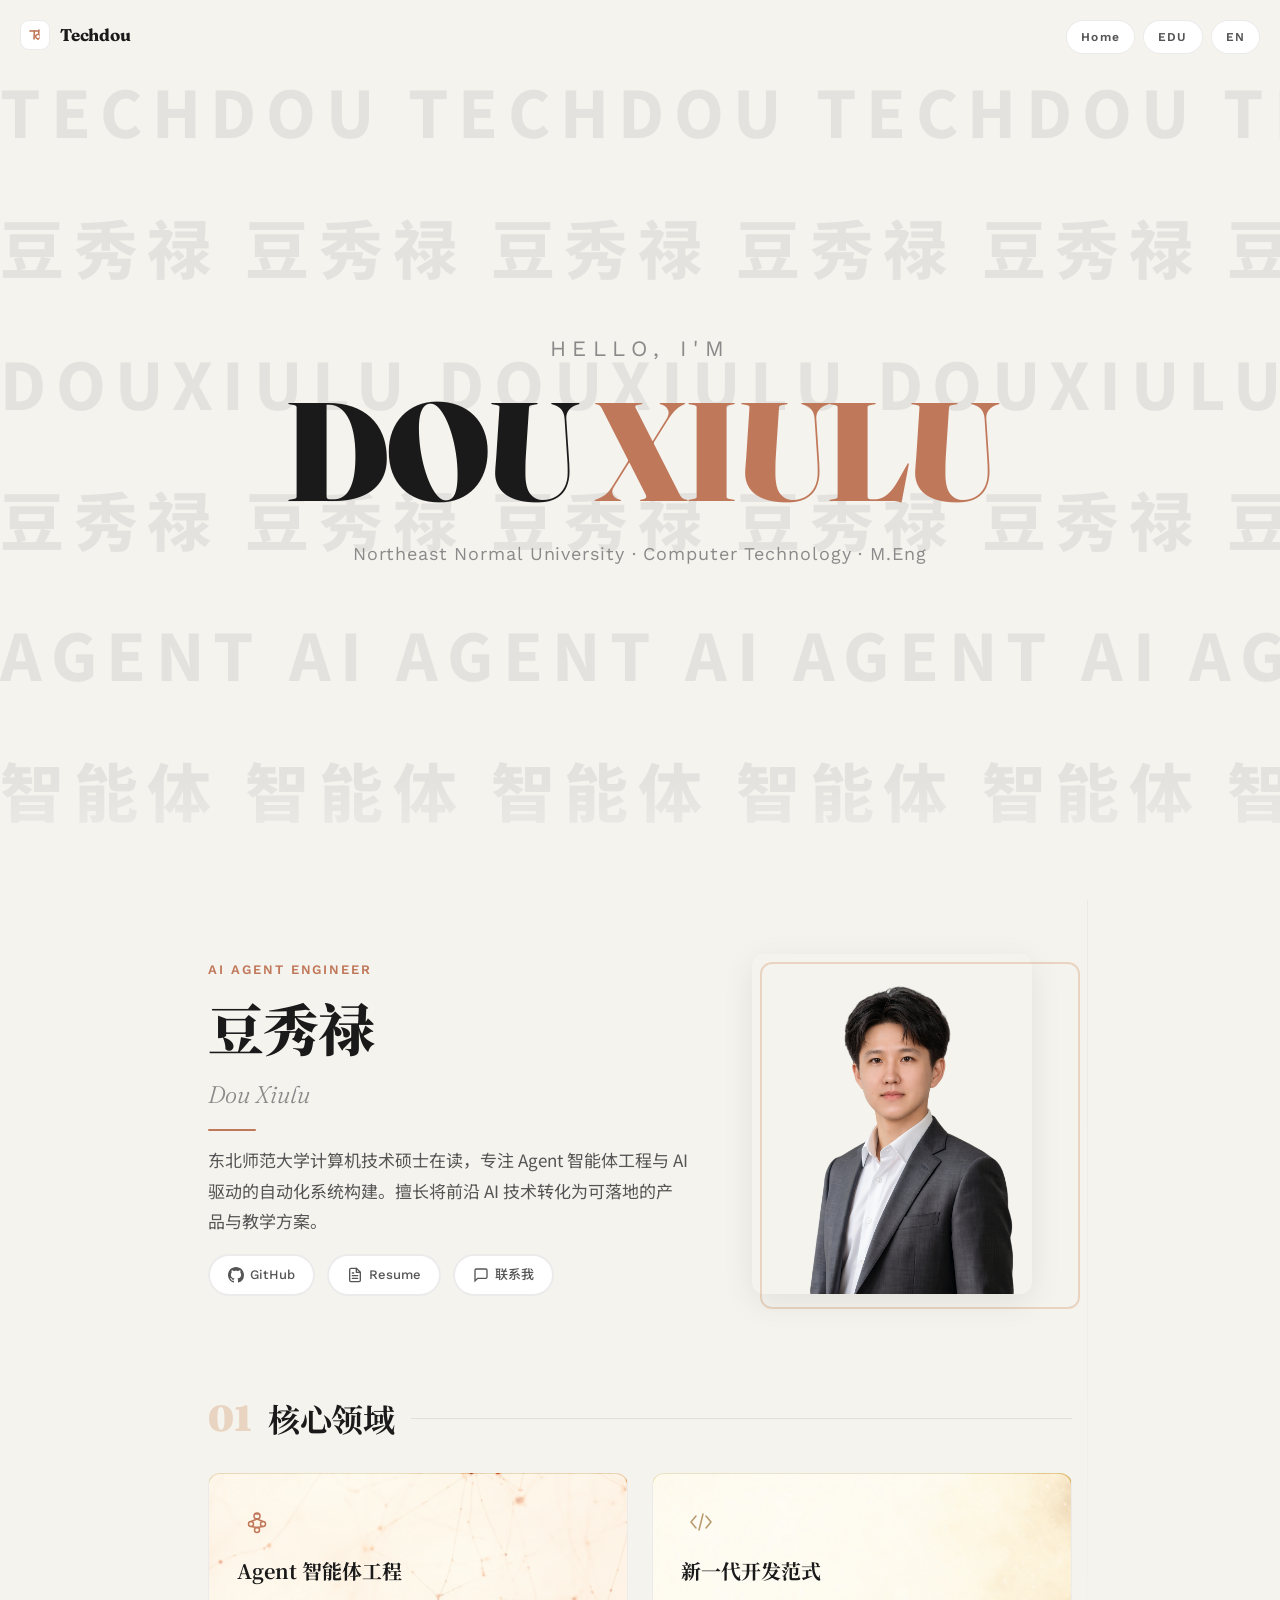
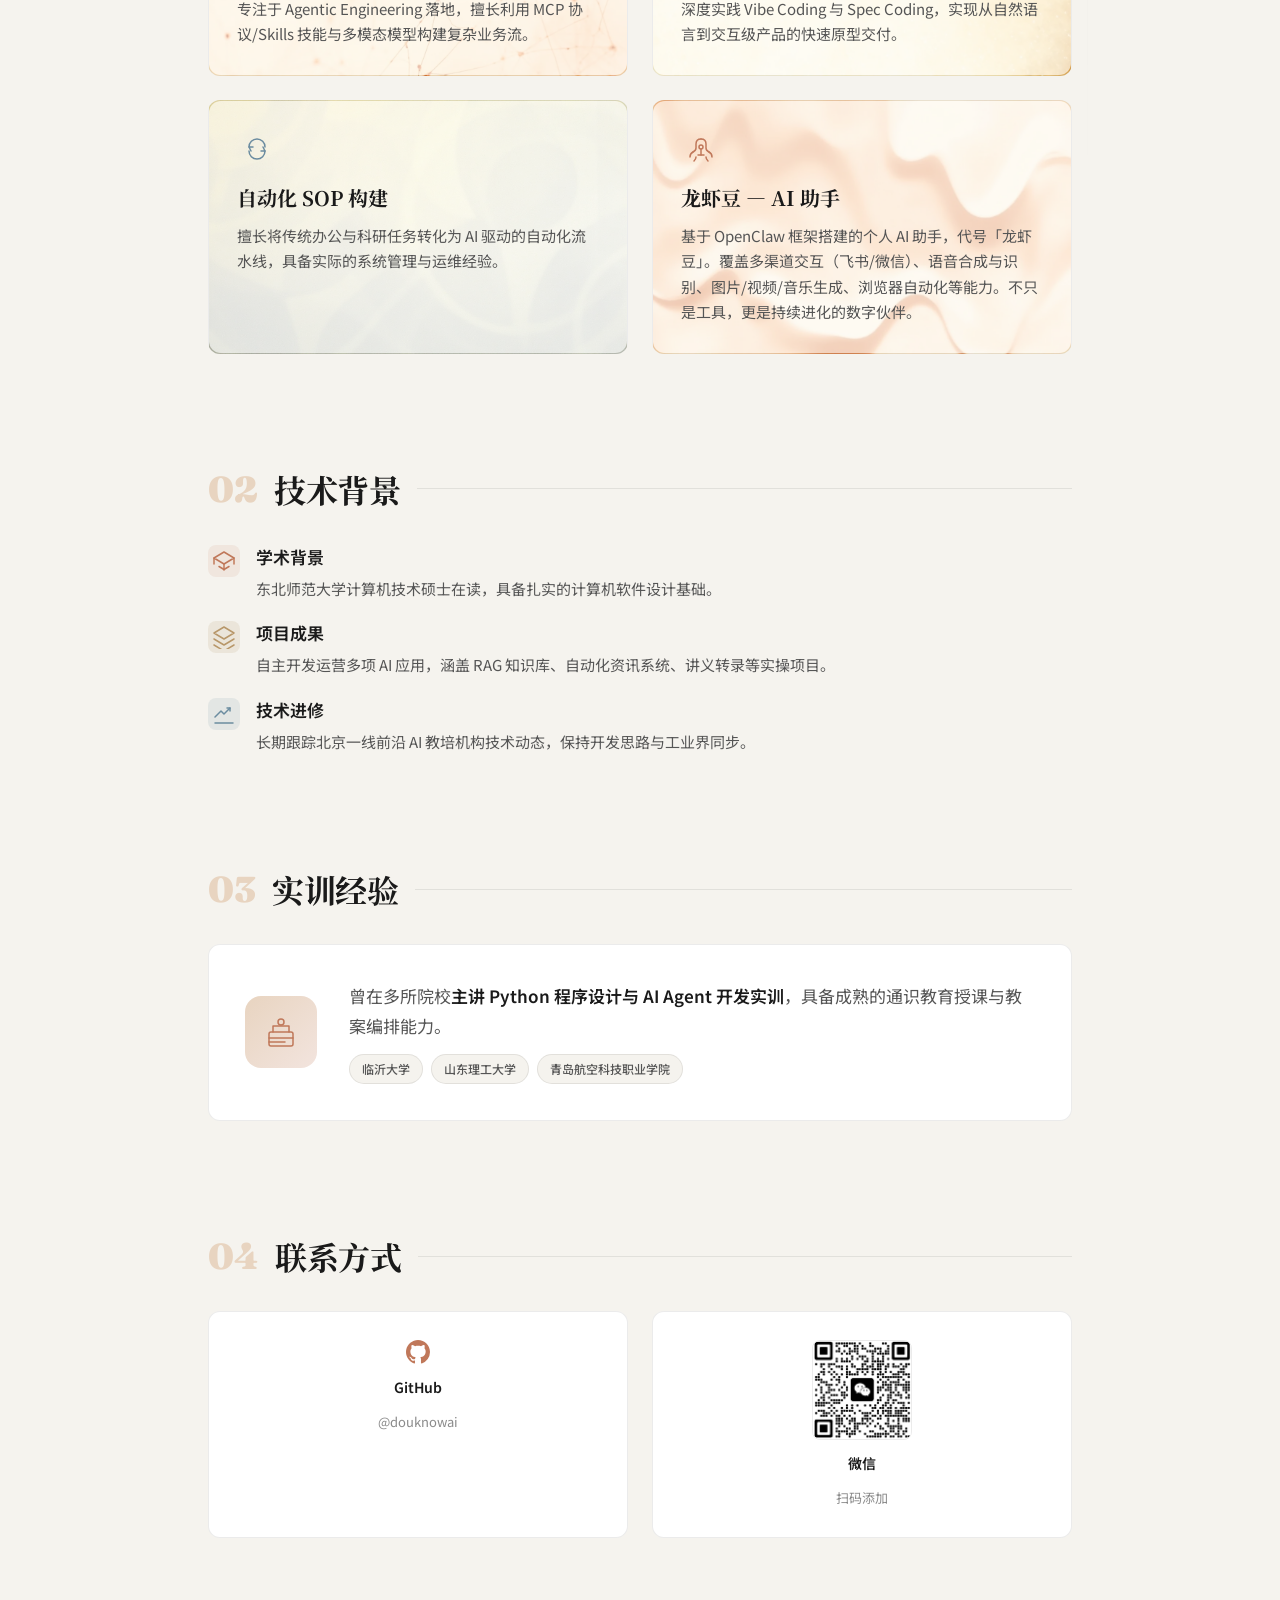
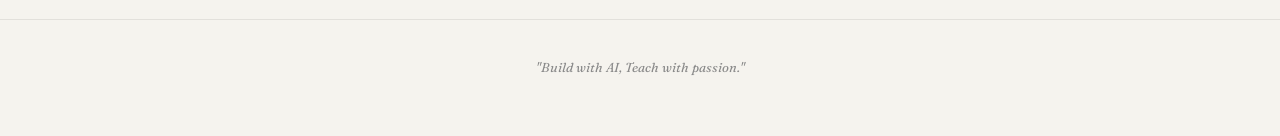
<file: resume.html>
<!DOCTYPE html>
<html lang="zh-CN">
<head>
    <meta charset="UTF-8">
    <meta name="viewport" content="width=device-width, initial-scale=1.0">
    <title>豆秀禄 | AI Agent Engineer</title>
    <link rel="icon" type="image/svg+xml" href="assets/logo.svg">
    <link rel="apple-touch-icon" href="assets/logo.svg">
    <link rel="preconnect" href="https://fonts.googleapis.com">
    <link rel="preconnect" href="https://fonts.gstatic.com" crossorigin>
    <link href="https://fonts.googleapis.com/css2?family=Fraunces:ital,opsz,wght@0,9..144,300;0,9..144,500;0,9..144,700;0,9..144,900;1,9..144,400&family=Work+Sans:wght@300;400;500;600&family=Noto+Serif+SC:wght@400;600;700;900&family=Noto+Sans+SC:wght@300;400;500;700&display=swap" rel="stylesheet">
    <link rel="stylesheet" href="css/common.css">
    <style>

        /* === BACKGROUND DECORATIONS === */
        .bg-decoration {
            position: fixed;
            pointer-events: none;
            z-index: 0;
        }
        .bg-circle {
            width: 500px; height: 500px;
            border-radius: 50%;
            border: 1px solid rgba(0,0,0,0.04);
            top: -100px; right: -100px;
        }
        .bg-line {
            width: 1px; height: 200vh;
            background: linear-gradient(to bottom, transparent, rgba(0,0,0,0.04), transparent);
            right: 15%; top: 0;
        }
        .bg-dot {
            width: 8px; height: 8px;
            border-radius: 50%;
            background: var(--accent-warm);
        }
        .bg-dot-1 { top: 30%; left: 8%; }
        .bg-dot-2 { top: 60%; right: 10%; }
        .bg-geo {
            top: 20%; left: 5%;
            width: 60px; height: 60px;
            border: 1px solid rgba(0,0,0,0.06);
            border-radius: 50%;
        }

        /* === LAYOUT === */
        .container {
            max-width: 960px;
            margin: 0 auto;
            padding: 0 clamp(20px, 5vw, 48px);
            position: relative;
            z-index: 1;
        }

        /* === HERO (Spotlight Style) === */
        .hero {
            position: relative;
            min-height: 100vh;
            overflow: hidden;
            background: var(--bg-cream);
            cursor: none;
            display: flex;
            align-items: center;
            justify-content: center;
        }



        /* Scrolling text pattern */
        .hero-pattern {
            position: absolute;
            inset: 0;
            display: flex;
            flex-direction: column;
            justify-content: center;
            align-items: center;
            gap: clamp(16px, 3vh, 32px);
            overflow: hidden;
            opacity: 0.07;
            pointer-events: none;
            z-index: 1;
        }

        .hero-pattern-row {
            white-space: nowrap;
            width: 100%;
            font-size: clamp(32px, 5vw, 64px);
            font-weight: 800;
            letter-spacing: 0.15em;
            color: var(--text-primary);
        }

        @keyframes scroll-left {
            from { transform: translateX(0); }
            to { transform: translateX(-50%); }
        }
        @keyframes scroll-right {
            from { transform: translateX(-50%); }
            to { transform: translateX(0); }
        }
        .scroll-left { animation: scroll-left 40s linear infinite; }
        .scroll-right { animation: scroll-right 40s linear infinite; }

        /* Text layer */
        .hero-text-layer {
            position: absolute;
            inset: 0;
            display: flex;
            flex-direction: column;
            align-items: center;
            justify-content: center;
            pointer-events: none;
            z-index: 2;
        }

        .hero-greeting {
            font-family: var(--font-body);
            font-size: clamp(16px, 2.2vw, 22px);
            font-weight: 400;
            letter-spacing: 0.3em;
            color: var(--text-muted);
            margin-bottom: clamp(8px, 1.5vh, 16px);
        }

        .hero-main-text {
            font-family: var(--font-display);
            font-size: clamp(64px, 11vw, 140px);
            font-weight: 900;
            line-height: 1;
            letter-spacing: -0.03em;
            color: var(--text-primary);
            margin-bottom: clamp(12px, 2vh, 24px);
        }

        .hero-accent {
            color: var(--accent-terracotta);
        }

        .hero-subtitle {
            font-family: var(--font-body);
            font-size: clamp(14px, 1.5vw, 18px);
            font-weight: 400;
            color: var(--text-muted);
            letter-spacing: 0.05em;
        }

        /* Spotlight layer */
        .hero-spotlight {
            position: absolute;
            inset: 0;
            pointer-events: none;
            z-index: 3;
            clip-path: circle(0px at -1000px -1000px);
            transition: clip-path 0.08s ease-out;
        }

        .hero-spotlight-bg {
            position: absolute;
            inset: 0;
            background: #1a1a1a;
        }

        .hero-spotlight-pattern {
            position: absolute;
            inset: 0;
            display: flex;
            flex-direction: column;
            justify-content: center;
            align-items: center;
            gap: clamp(16px, 3vh, 32px);
            overflow: hidden;
            opacity: 0.12;
        }

        .hero-spotlight-pattern .hero-pattern-row {
            color: rgba(255,255,255,0.3);
        }

        .hero-spotlight-text {
            position: absolute;
            inset: 0;
            display: flex;
            flex-direction: column;
            align-items: center;
            justify-content: center;
        }

        .hero-spotlight-text .hero-greeting {
            color: rgba(255,255,255,0.6);
        }
        .hero-spotlight-text .hero-main-text {
            color: #ffffff;
        }
        .hero-spotlight-text .hero-accent {
            color: var(--accent-warm);
        }
        .hero-spotlight-text .hero-subtitle {
            color: rgba(255,255,255,0.5);
        }

        /* Custom cursor */
        .hero-cursor {
            position: fixed;
            width: 12px; height: 12px;
            background: white;
            border-radius: 50%;
            pointer-events: none;
            z-index: 100;
            mix-blend-mode: difference;
            opacity: 0;
            transition: opacity 0.1s ease-out;
        }

        /* Bottom fade */
        .hero-fade {
            position: absolute;
            bottom: 0; left: 0; right: 0;
            height: 120px;
            background: linear-gradient(to top, var(--bg-cream), transparent);
            pointer-events: none;
            z-index: 4;
        }

        /* === PROFILE SECTION === */
        .profile-section { padding: clamp(48px, 6vh, 80px) 0 clamp(32px, 4vh, 48px); }
        .profile-grid { display: grid; grid-template-columns: auto 1fr; gap: clamp(32px, 5vw, 64px); align-items: center; }
        .profile-photo-wrap { position: relative; }
        .profile-photo { width: clamp(200px, 24vw, 280px); height: clamp(240px, 29vw, 340px); object-fit: cover; object-position: top; border-radius: var(--radius); box-shadow: var(--shadow-lg); }
        .profile-photo-frame { position: absolute; inset: 8px -8px -8px 8px; border: 2px solid var(--accent-warm); border-radius: var(--radius); z-index: -1; }
        .profile-text { display: flex; flex-direction: column; gap: clamp(10px, 1.5vh, 16px); }
        .profile-label { font-family: var(--font-body); font-size: clamp(11px, 1.2vw, 13px); font-weight: 600; letter-spacing: 0.15em; text-transform: uppercase; color: var(--accent-terracotta); }
        .profile-name { font-family: var(--font-cn-display); font-size: clamp(40px, 5vw, 56px); font-weight: 900; line-height: 1.2; letter-spacing: -0.02em; }
        .profile-name-en { font-family: var(--font-display); font-size: clamp(18px, 2vw, 24px); font-weight: 300; font-style: italic; color: var(--text-muted); }
        .profile-divider { width: 48px; height: 2px; background: var(--accent-terracotta); border-radius: 1px; }
        .profile-bio { font-size: clamp(15px, 1.4vw, 17px); color: var(--text-secondary); max-width: 480px; line-height: 1.8; }
        .profile-links { display: flex; gap: 12px; margin-top: 4px; }
        .profile-link { display: inline-flex; align-items: center; gap: 6px; padding: 8px 18px; border-radius: 100px; font-family: var(--font-body); font-size: 13px; font-weight: 500; text-decoration: none; transition: all 0.3s var(--ease); border: 2px solid var(--border-color); color: var(--text-secondary); background: var(--bg-card); }
        .profile-link:hover { border-color: var(--accent-terracotta); color: var(--accent-terracotta); transform: translateY(-1px); box-shadow: var(--shadow-sm); }
        .domain-icon svg { width: 32px; height: 32px; }
        .tech-marker svg { width: 24px; height: 24px; }
        .training-icon-wrap svg { width: 40px; height: 40px; }
        @media (max-width: 700px) { .profile-grid { grid-template-columns: 1fr; text-align: center; justify-items: center; } .profile-links { justify-content: center; } }

        /* === SECTIONS === */
        .section {
            padding: clamp(48px, 6vh, 80px) 0;
        }

        .section-header {
            display: flex;
            align-items: center;
            gap: 16px;
            margin-bottom: clamp(24px, 3vh, 36px);
        }

        .section-number {
            font-family: var(--font-display);
            font-size: clamp(28px, 3vw, 36px);
            font-weight: 900;
            color: var(--accent-warm);
            line-height: 1;
        }

        .section-title {
            font-family: var(--font-cn-display);
            font-size: clamp(24px, 2.8vw, 32px);
            font-weight: 700;
            color: var(--text-primary);
            letter-spacing: -0.01em;
        }

        .section-line {
            flex: 1;
            height: 1px;
            background: var(--border-color);
        }

        /* === CORE DOMAINS === */
        .domains-grid {
            display: grid;
            grid-template-columns: repeat(auto-fit, minmax(min(100%, 280px), 1fr));
            gap: clamp(16px, 2vw, 24px);
        }

        .domain-card {
            padding: clamp(20px, 2.5vw, 28px);
            background: var(--bg-card);
            border-radius: var(--radius);
            border: 1px solid var(--border-color);
            transition: all 0.3s var(--ease);
            position: relative;
            overflow: hidden;
            background-size: cover;
            background-position: center;
            background-repeat: no-repeat;
        }

        .domain-card::before {
            content: '';
            position: absolute;
            top: 0; left: 0;
            width: 4px; height: 100%;
            background: var(--accent-terracotta);
            opacity: 0;
            transition: opacity 0.3s var(--ease);
        }

        .domain-card:hover {
            box-shadow: var(--shadow-md);
            transform: translateY(-2px);
        }

        .domain-card:hover::before { opacity: 1; }

        .domain-icon {
            font-size: 28px;
            margin-bottom: 12px;
            display: flex;
            align-items: center;
            justify-content: center;
            width: 40px;
            height: 40px;
        }

        .domain-card::after {
            content: '';
            position: absolute;
            inset: 0;
            background: rgba(255,255,255,0.60);
            border-radius: var(--radius);
            z-index: 0;
        }
        .domain-card > * { position: relative; z-index: 1; }
        .domain-card:nth-child(1) { background-image: url('assets/domain-bg-agent.webp'); }
        .domain-card:nth-child(2) { background-image: url('assets/domain-bg-coding.webp'); }
        .domain-card:nth-child(3) { background-image: url('assets/domain-bg-automation.webp'); }
        .domain-card:nth-child(4) { background-image: url('assets/domain-bg-lobster.webp'); }

        .domain-title {
            font-family: var(--font-cn-display);
            font-size: clamp(18px, 1.8vw, 20px);
            font-weight: 700;
            margin-bottom: 8px;
            color: var(--text-primary);
        }

        .domain-desc {
            font-size: clamp(14px, 1.4vw, 15px);
            color: var(--text-secondary);
            line-height: 1.7;
        }

        /* === TECH BACKGROUND === */
        .tech-list {
            display: flex;
            flex-direction: column;
            gap: clamp(16px, 2vh, 24px);
        }

        .tech-item {
            display: flex;
            gap: 16px;
            align-items: flex-start;
        }

        .tech-marker {
            flex-shrink: 0;
            width: 32px; height: 32px;
            border-radius: 8px;
            display: flex;
            align-items: center;
            justify-content: center;
            font-size: 14px;
            margin-top: 2px;
        }

        .tech-marker-1 { background: rgba(192, 120, 90, 0.1); }
        .tech-marker-2 { background: rgba(184, 151, 106, 0.15); }
        .tech-marker-3 { background: rgba(100, 140, 160, 0.12); }

        .tech-title {
            font-family: var(--font-cn-body);
            font-size: clamp(16px, 1.5vw, 17px);
            font-weight: 600;
            color: var(--text-primary);
            margin-bottom: 4px;
        }

        .tech-desc {
            font-size: clamp(14px, 1.4vw, 15px);
            color: var(--text-secondary);
            line-height: 1.7;
        }

        /* === TRAINING === */
        .training-card {
            background: var(--bg-card);
            border-radius: var(--radius);
            padding: clamp(24px, 3vw, 36px);
            border: 1px solid var(--border-color);
            display: flex;
            gap: clamp(20px, 3vw, 32px);
            align-items: center;
        }

        .training-icon-wrap {
            flex-shrink: 0;
            width: 72px; height: 72px;
            border-radius: 16px;
            background: linear-gradient(135deg, var(--accent-warm), rgba(192, 120, 90, 0.2));
            display: flex;
            align-items: center;
            justify-content: center;
            font-size: 32px;
        }

        .training-text {
            font-size: clamp(15px, 1.5vw, 17px);
            color: var(--text-secondary);
            line-height: 1.8;
        }

        .training-text strong {
            color: var(--text-primary);
            font-weight: 600;
        }

        .training-schools {
            display: flex;
            flex-wrap: wrap;
            gap: 8px;
            margin-top: 12px;
        }

        .school-tag {
            display: inline-flex;
            align-items: center;
            gap: 4px;
            padding: 4px 12px;
            border-radius: 100px;
            font-size: 12px;
            font-weight: 500;
            border: 1px solid var(--border-color);
            background: var(--bg-cream);
            color: var(--text-secondary);
        }

        /* === CONTACT === */
        .contact-grid {
            display: grid;
            grid-template-columns: repeat(auto-fit, minmax(min(100%, 200px), 1fr));
            gap: clamp(16px, 2vw, 24px);
        }

        .contact-card {
            display: flex;
            flex-direction: column;
            align-items: center;
            gap: 12px;
            padding: clamp(20px, 2.5vw, 28px);
            background: var(--bg-card);
            border-radius: var(--radius);
            border: 1px solid var(--border-color);
            text-decoration: none;
            transition: all 0.3s var(--ease);
        }

        .contact-card:hover {
            box-shadow: var(--shadow-md);
            transform: translateY(-2px);
        }

        .contact-card svg {
            width: 24px; height: 24px;
            color: var(--accent-terracotta);
        }

        .contact-label {
            font-family: var(--font-cn-body);
            font-size: 14px;
            font-weight: 600;
            color: var(--text-primary);
        }

        .contact-value {
            font-size: 13px;
            color: var(--text-muted);
        }

        .wechat-qr {
            width: 100px; height: 100px;
            border-radius: 8px;
            object-fit: cover;
            border: 1px solid var(--border-color);
        }

        /* === FOOTER === */
        .footer {
            padding: clamp(32px, 4vh, 48px) 0;
            text-align: center;
            border-top: 1px solid var(--border-color);
            margin-top: clamp(24px, 3vh, 48px);
        }

        .footer-text {
            font-family: var(--font-display);
            font-size: 13px;
            font-style: italic;
            color: var(--text-muted);
        }

        .footer-geo {
            display: flex;
            justify-content: center;
            align-items: center;
            gap: 16px;
            margin-top: 16px;
        }

        .footer-geo span {
            display: block;
        }

        .footer-geo .circle {
            width: 6px; height: 6px;
            border-radius: 50%;
            background: var(--accent-warm);
        }

        .footer-geo .line {
            width: 48px; height: 1px;
            background: var(--border-color);
        }

        /* === SCROLL ANIMATIONS === */
        .reveal {
            opacity: 0;
            transform: translateY(24px);
            transition: opacity 0.6s var(--ease), transform 0.6s var(--ease);
        }

        .reveal.visible {
            opacity: 1;
            transform: translateY(0);
        }

        .reveal-d1 { transition-delay: 0.1s; }
        .reveal-d2 { transition-delay: 0.2s; }
        .reveal-d3 { transition-delay: 0.3s; }

        /* === RESPONSIVE === */
        @media (max-width: 700px) {
            .training-card { flex-direction: column; text-align: center; }
            .training-schools { justify-content: center; }
        }

        /* Hide mobile Chinese on desktop */
        .hero-mobile-cn {
            display: none;
        }

        .brand {
            position: fixed;
            top: 20px;
            left: 20px;
            z-index: 1000;
            display: flex;
            align-items: center;
            gap: 10px;
            text-decoration: none;
            color: var(--text-primary);
        }
        .brand-mark {
            width: 30px;
            height: 30px;
            border-radius: 9px;
            background: var(--bg-card);
            border: 1.5px solid var(--border-color);
            display: grid;
            place-items: center;
            color: var(--accent-terracotta);
            transition: all 0.3s var(--ease);
        }
        .brand-mark svg { width: 20px; height: 20px; }
        .brand-name {
            font-family: var(--font-display);
            font-size: 17px;
            font-weight: 700;
            letter-spacing: -0.01em;
        }
        .brand:hover .brand-mark {
            border-color: var(--accent-terracotta);
            transform: translateY(-1px);
        }

        .top-nav {
            position: fixed;
            top: 20px;
            right: 20px;
            z-index: 1000;
            display: flex;
            gap: 8px;
        }

        .nav-pill {
            padding: 6px 14px;
            border-radius: 100px;
            border: 1.5px solid var(--border-color);
            background: var(--bg-card);
            font-family: var(--font-body);
            font-size: 12px;
            font-weight: 600;
            letter-spacing: 0.1em;
            color: var(--text-secondary);
            cursor: pointer;
            transition: all 0.3s var(--ease);
        }
        .nav-pill:hover {
            border-color: var(--accent-terracotta);
            color: var(--accent-terracotta);
        }

        @media (max-width: 768px) {
            .hero-spotlight { display: none !important; }
            .hero-cursor { display: none !important; }
            .hero-text-layer { position: relative !important; display: flex !important; flex-direction: column; gap: 32px; }
            .hero-text-layer .hero-main-text { font-size: clamp(36px, 12vw, 64px); }
            .hero-mobile-cn { display: block !important; text-align: center; }
            .hero-mobile-cn .hero-greeting { color: var(--text-muted); font-size: clamp(12px, 3vw, 16px); }
            .hero { display: none !important; }
            .hero-mobile-cn .hero-main-text { color: var(--text-primary); font-size: clamp(42px, 13vw, 72px); }
            .hero-mobile-cn .hero-accent { color: var(--accent-terracotta); }
            .hero-mobile-cn .hero-subtitle { color: var(--text-muted); font-size: clamp(12px, 3vw, 14px); }
        }

        @media (prefers-reduced-motion: reduce) {
            .reveal { opacity: 1; transform: none; transition: none; }
            * { transition-duration: 0.01ms !important; animation-duration: 0.01ms !important; }
        }
    </style>
</head>
<body>

<!-- Top Navigation -->
<a href="index.html" class="brand" aria-label="Techdou home">
    <span class="brand-mark">
        <svg viewBox="0 0 100 100" aria-hidden="true" fill="currentColor">
            <g transform="translate(6 0)">
                <path d="M16 26 H64 V34 H16 Z"/>
                <path d="M37 26 L45 26 L43 72 L35 72 Z"/>
                <path d="M60 22 L68 22 L64 74 L56 74 Z"/>
                <path d="M60 44 Q44 44 44 58 Q44 72 58 72 Q68 72 68 62 L68 56 Q68 44 60 44 Z"/>
                <circle cx="59" cy="58" r="7.5" fill="#fff"/>
            </g>
        </svg>
    </span>
    <span class="brand-name">Techdou</span>
</a>
<div class="top-nav">
    <a href="index.html" class="nav-pill" style="text-decoration:none;">Home</a>
    <a href="https://edu.techdou.com" target="_blank" class="nav-pill" style="text-decoration:none;">EDU</a>
    <button class="nav-pill" id="langSwitch" onclick="toggleLang()">EN</button>
</div>

<!-- Background Decorations -->
<div class="bg-decoration bg-circle"></div>
<div class="bg-decoration bg-line"></div>
<div class="bg-decoration bg-dot bg-dot-1"></div>
<div class="bg-decoration bg-dot bg-dot-2"></div>
<div class="bg-decoration bg-geo"></div>

<!-- Hero -->
<section class="hero" id="hero">
        <!-- Layer 1: Background scrolling text pattern -->
        <div class="hero-pattern">
            <div class="hero-pattern-row scroll-left">TECHDOU TECHDOU TECHDOU TECHDOU TECHDOU TECHDOU TECHDOU TECHDOU TECHDOU TECHDOU TECHDOU TECHDOU TECHDOU TECHDOU TECHDOU</div>
            <div class="hero-pattern-row scroll-right">豆秀禄 豆秀禄 豆秀禄 豆秀禄 豆秀禄 豆秀禄 豆秀禄 豆秀禄 豆秀禄 豆秀禄 豆秀禄 豆秀禄 豆秀禄 豆秀禄</div>
            <div class="hero-pattern-row scroll-left">DOUXIULU DOUXIULU DOUXIULU DOUXIULU DOUXIULU DOUXIULU DOUXIULU DOUXIULU DOUXIULU DOUXIULU</div>
            <div class="hero-pattern-row scroll-right">豆秀禄 豆秀禄 豆秀禄 豆秀禄 豆秀禄 豆秀禄 豆秀禄 豆秀禄 豆秀禄 豆秀禄 豆秀禄 豆秀禄 豆秀禄 豆秀禄</div>
            <div class="hero-pattern-row scroll-left">AGENT AI AGENT AI AGENT AI AGENT AI AGENT AI AGENT AI AGENT AI AGENT AI AGENT AI AGENT AI AGENT AI AGENT AI</div>
            <div class="hero-pattern-row scroll-right">智能体 智能体 智能体 智能体 智能体 智能体 智能体 智能体 智能体 智能体 智能体 智能体 智能体 智能体 智能体</div>
        </div>

        <!-- Layer 2: English text (default visible) -->
        <div class="hero-text-layer">
            <p class="hero-greeting">HELLO, I'M</p>
            <h1 class="hero-main-text">DOU <span class="hero-accent">XIULU</span></h1>
            <p class="hero-subtitle">Northeast Normal University · Computer Technology · M.Eng</p>
        </div>

        <!-- Layer 3: Spotlight with Chinese content -->
        <div class="hero-spotlight" id="heroSpotlight">
            <div class="hero-spotlight-bg"></div>
            <div class="hero-spotlight-pattern">
                <div class="hero-pattern-row scroll-left">TECHDOU TECHDOU TECHDOU TECHDOU TECHDOU TECHDOU TECHDOU TECHDOU TECHDOU TECHDOU TECHDOU TECHDOU TECHDOU TECHDOU</div>
                <div class="hero-pattern-row scroll-right">豆秀禄 豆秀禄 豆秀禄 豆秀禄 豆秀禄 豆秀禄 豆秀禄 豆秀禄 豆秀禄 豆秀禄 豆秀禄 豆秀禄 豆秀禄 豆秀禄</div>
                <div class="hero-pattern-row scroll-left">DOUXIULU DOUXIULU DOUXIULU DOUXIULU DOUXIULU DOUXIULU DOUXIULU DOUXIULU DOUXIULU DOUXIULU</div>
                <div class="hero-pattern-row scroll-right">豆秀禄 豆秀禄 豆秀禄 豆秀禄 豆秀禄 豆秀禄 豆秀禄 豆秀禄 豆秀禄 豆秀禄 豆秀禄 豆秀禄 豆秀禄 豆秀禄</div>
                <div class="hero-pattern-row scroll-left">AGENT AI AGENT AI AGENT AI AGENT AI AGENT AI AGENT AI AGENT AI AGENT AI AGENT AI AGENT AI AGENT AI AGENT AI</div>
                <div class="hero-pattern-row scroll-right">智能体 智能体 智能体 智能体 智能体 智能体 智能体 智能体 智能体 智能体 智能体 智能体 智能体 智能体 智能体</div>
            </div>
            <div class="hero-spotlight-text">
                <p class="hero-greeting">你好，我是</p>
                <h1 class="hero-main-text">豆<span class="hero-accent">秀禄</span></h1>
                <p class="hero-subtitle">东北师范大学 · 计算机技术 · 硕士在读</p>
            </div>
        </div>

        <!-- Custom cursor -->
        <div class="hero-cursor" id="heroCursor"></div>

        <!-- Bottom gradient fade -->
        <div class="hero-fade"></div>

        <!-- Mobile Chinese text (hidden on desktop) -->
        <div class="hero-mobile-cn">
            <p class="hero-greeting">你好，我是</p>
            <h1 class="hero-main-text">豆<span class="hero-accent">秀禄</span></h1>
            <p class="hero-subtitle">东北师范大学 · 计算机技术 · 硕士在读</p>
        </div>

</section>

<!-- Profile Section -->
<section class="profile-section">
    <div class="container">
        <div class="profile-grid">
            <div class="profile-text reveal reveal-d1">
                <span class="profile-label" data-i18n="profileLabel">AI Agent Engineer</span>
                <h1 class="profile-name">豆秀禄</h1>
                <p class="profile-name-en">Dou Xiulu</p>
                <div class="profile-divider"></div>
                <p class="profile-bio" data-i18n="profileBio">东北师范大学计算机技术硕士在读，专注 Agent 智能体工程与 AI 驱动的自动化系统构建。擅长将前沿 AI 技术转化为可落地的产品与教学方案。</p>
                <div class="profile-links">
                    <a href="https://github.com/douknowai" target="_blank" class="profile-link">
                        <svg viewBox="0 0 24 24" fill="currentColor" width="16" height="16"><path d="M12 0C5.37 0 0 5.37 0 12c0 5.31 3.435 9.795 8.205 11.385.6.105.825-.255.825-.57 0-.285-.015-1.23-.015-2.235-3.015.555-3.795-.735-4.035-1.41-.135-.345-.72-1.41-1.23-1.695-.42-.225-1.02-.78-.015-.795.945-.015 1.62.87 1.845 1.23 1.08 1.815 2.805 1.305 3.495.99.105-.78.42-1.305.765-1.605-2.67-.3-5.46-1.335-5.46-5.925 0-1.305.465-2.385 1.23-3.225-.12-.3-.54-1.53.12-3.18 0 0 1.005-.315 3.3 1.23.96-.27 1.98-.405 3-.405s2.04.135 3 .405c2.295-1.56 3.3-1.23 3.3-1.23.66 1.65.24 2.88.12 3.18.765.84 1.23 1.905 1.23 3.225 0 4.605-2.805 5.625-5.475 5.925.435.375.81 1.095.81 2.22 0 1.605-.015 2.895-.015 3.3 0 .315.225.69.825.57A12.02 12.02 0 0024 12c0-6.63-5.37-12-12-12z"/></svg>
                        GitHub
                    </a>
                    <a href="https://profile.techdou.com/resume" target="_blank" class="profile-link">
                        <svg viewBox="0 0 24 24" fill="none" stroke="currentColor" stroke-width="2" stroke-linecap="round" stroke-linejoin="round" width="16" height="16"><path d="M14 2H6a2 2 0 0 0-2 2v16a2 2 0 0 0 2 2h12a2 2 0 0 0 2-2V8z"/><polyline points="14 2 14 8 20 8"/><line x1="16" y1="13" x2="8" y2="13"/><line x1="16" y1="17" x2="8" y2="17"/><polyline points="10 9 9 9 8 9"/></svg>
                        Resume
                    </a>
                    <a href="#contact" class="profile-link">
                        <svg viewBox="0 0 24 24" fill="none" stroke="currentColor" stroke-width="2" width="16" height="16"><path d="M21 15a2 2 0 01-2 2H7l-4 4V5a2 2 0 012-2h14a2 2 0 012 2z"/></svg>
                        联系我
                    </a>
                </div>
            </div>
            <div class="profile-photo-wrap reveal">
                <img src="assets/photo.webp" alt="豆秀禄" class="profile-photo">
                <div class="profile-photo-frame"></div>
            </div>
        </div>
    </div>
</section>

<!-- Core Domains -->
<section class="section">
    <div class="container">
        <div class="section-header reveal">
            <span class="section-number">01</span>
            <h2 class="section-title" data-i18n="domainsTitle">核心领域</h2>
            <div class="section-line"></div>
        </div>
        <div class="domains-grid">
            <div class="domain-card reveal">
                <div class="domain-icon"><svg viewBox="0 0 32 32" fill="none" stroke="#c0785a" stroke-width="1.5" stroke-linecap="round" stroke-linejoin="round"><circle cx="16" cy="10" r="3"/><circle cx="10" cy="18" r="2.5"/><circle cx="22" cy="18" r="2.5"/><circle cx="16" cy="24" r="2.5"/><line x1="16" y1="13" x2="10" y2="15.5"/><line x1="16" y1="13" x2="22" y2="15.5"/><line x1="10" y1="20.5" x2="16" y2="21.5"/><line x1="22" y1="20.5" x2="16" y2="21.5"/><line x1="14.5" y1="8" x2="17.5" y2="8"/></svg></div>
                <h3 class="domain-title" data-i18n="domain0">Agent 智能体工程</h3>
                <p class="domain-desc" data-i18n="domainDesc0">专注于 Agentic Engineering 落地，擅长利用 MCP 协议/Skills 技能与多模态模型构建复杂业务流。</p>
            </div>
            <div class="domain-card reveal reveal-d1">
                <div class="domain-icon"><svg viewBox="0 0 32 32" fill="none" stroke="#b8976a" stroke-width="1.5" stroke-linecap="round" stroke-linejoin="round"><polyline points="11,10 6,16 11,22"/><polyline points="21,10 26,16 21,22"/><line x1="18" y1="8" x2="14" y2="24"/></svg></div>
                <h3 class="domain-title" data-i18n="domain1">新一代开发范式</h3>
                <p class="domain-desc" data-i18n="domainDesc1">深度实践 Vibe Coding 与 Spec Coding，实现从自然语言到交互级产品的快速原型交付。</p>
            </div>
            <div class="domain-card reveal reveal-d2">
                <div class="domain-icon"><svg viewBox="0 0 32 32" fill="none" stroke="#6b8ca0" stroke-width="1.5" stroke-linecap="round" stroke-linejoin="round"><path d="M24 18a8 8 0 11-16 0"/><path d="M8 14a8 8 0 1116 0"/><polyline points="22,14 24,18 20,18"/><polyline points="10,18 8,14 12,14"/></svg></div>
                <h3 class="domain-title" data-i18n="domain2">自动化 SOP 构建</h3>
                <p class="domain-desc" data-i18n="domainDesc2">擅长将传统办公与科研任务转化为 AI 驱动的自动化流水线，具备实际的系统管理与运维经验。</p>
            </div>
            <div class="domain-card reveal reveal-d3">
                <div class="domain-icon"><svg viewBox="0 0 32 32" fill="none" stroke="#c0785a" stroke-width="1.5" stroke-linecap="round" stroke-linejoin="round"><path d="M16 6c-3 0-5 2-5 5v4c0 2-1 3-3 4"/><path d="M16 6c3 0 5 2 5 5v4c0 2 1 3 3 4"/><path d="M8 19c-2 1-3 3-3 5"/><path d="M24 19c2 1 3 3 3 5"/><path d="M11 24c0 2-1 3-2 4"/><path d="M21 24c0 2 1 3 2 4"/><circle cx="16" cy="14" r="2"/><line x1="16" y1="16" x2="16" y2="22"/><path d="M13 22h6"/></svg></div>
                <h3 class="domain-title" data-i18n="domain3">龙虾豆 — AI 助手</h3>
                <p class="domain-desc" data-i18n="domainDesc3">基于 OpenClaw 框架搭建的个人 AI 助手，代号「龙虾豆」。覆盖多渠道交互（飞书/微信）、语音合成与识别、图片/视频/音乐生成、浏览器自动化等能力。不只是工具，更是持续进化的数字伙伴。</p>
            </div>
        </div>
    </div>
</section>

<!-- Tech Background -->
<section class="section">
    <div class="container">
        <div class="section-header reveal">
            <span class="section-number">02</span>
            <h2 class="section-title" data-i18n="techTitle">技术背景</h2>
            <div class="section-line"></div>
        </div>
        <div class="tech-list">
            <div class="tech-item reveal">
                <div class="tech-marker tech-marker-1"><svg viewBox="0 0 24 24" fill="none" stroke="#c0785a" stroke-width="1.5" stroke-linecap="round" stroke-linejoin="round"><path d="M12 3L2 9l10 6 10-6-10-6z"/><path d="M2 9v6"/><path d="M12 15v6"/><path d="M7 17.5l5 3 5-3"/><path d="M22 9v6"/></svg></div>
                <div>
                    <div class="tech-title" data-i18n="tech0">学术背景</div>
                    <div class="tech-desc" data-i18n="techDesc0">东北师范大学计算机技术硕士在读，具备扎实的计算机软件设计基础。</div>
                </div>
            </div>
            <div class="tech-item reveal reveal-d1">
                <div class="tech-marker tech-marker-2"><svg viewBox="0 0 24 24" fill="none" stroke="#b8976a" stroke-width="1.5" stroke-linecap="round" stroke-linejoin="round"><path d="M12 2L2 8l10 6 10-6-10-6z"/><path d="M2 14l10 6 10-6"/><path d="M2 20l10 6 10-6"/></svg></div>
                <div>
                    <div class="tech-title" data-i18n="tech1">项目成果</div>
                    <div class="tech-desc" data-i18n="techDesc1">自主开发运营多项 AI 应用，涵盖 RAG 知识库、自动化资讯系统、讲义转录等实操项目。</div>
                </div>
            </div>
            <div class="tech-item reveal reveal-d2">
                <div class="tech-marker tech-marker-3"><svg viewBox="0 0 24 24" fill="none" stroke="#6b8ca0" stroke-width="1.5" stroke-linecap="round" stroke-linejoin="round"><polyline points="18,6 12,12 9,9 3,15"/><polyline points="15,6 18,6 18,9"/><line x1="3" y1="21" x2="21" y2="21"/></svg></div>
                <div>
                    <div class="tech-title" data-i18n="tech2">技术进修</div>
                    <div class="tech-desc" data-i18n="techDesc2">长期跟踪北京一线前沿 AI 教培机构技术动态，保持开发思路与工业界同步。</div>
                </div>
            </div>
        </div>
    </div>
</section>

<!-- Training Experience -->
<section class="section">
    <div class="container">
        <div class="section-header reveal">
            <span class="section-number">03</span>
            <h2 class="section-title" data-i18n="trainingTitle">实训经验</h2>
            <div class="section-line"></div>
        </div>
        <div class="training-card reveal">
            <div class="training-icon-wrap"><svg viewBox="0 0 40 40" fill="none" stroke="#c0785a" stroke-width="1.5" stroke-linecap="round" stroke-linejoin="round"><rect x="8" y="20" width="24" height="14" rx="2"/><path d="M12 20V14h16v6"/><circle cx="20" cy="10" r="3"/><path d="M8 26h24M8 30h16"/></svg></div>
            <div>
                <p class="training-text" data-i18n="trainingText">
                    曾在多所院校<strong>主讲 Python 程序设计与 AI Agent 开发实训</strong>，具备成熟的通识教育授课与教案编排能力。
                </p>
                <div class="training-schools">
                    <span class="school-tag" data-i18n="school0">临沂大学</span>
                    <span class="school-tag" data-i18n="school1">山东理工大学</span>
                    <span class="school-tag" data-i18n="school2">青岛航空科技职业学院</span>
                </div>
            </div>
        </div>
    </div>
</section>

<!-- Contact -->
<section class="section" id="contact">
    <div class="container">
        <div class="section-header reveal">
            <span class="section-number">04</span>
            <h2 class="section-title" data-i18n="contactLabel">联系方式</h2>
            <div class="section-line"></div>
        </div>
        <div class="contact-grid">
            <a href="https://github.com/douknowai" target="_blank" class="contact-card reveal">
                <svg viewBox="0 0 24 24" fill="currentColor"><path d="M12 0C5.37 0 0 5.37 0 12c0 5.31 3.435 9.795 8.205 11.385.6.105.825-.255.825-.57 0-.285-.015-1.23-.015-2.235-3.015.555-3.795-.735-4.035-1.41-.135-.345-.72-1.41-1.23-1.695-.42-.225-1.02-.78-.015-.795.945-.015 1.62.87 1.845 1.23 1.08 1.815 2.805 1.305 3.495.99.105-.78.42-1.305.765-1.605-2.67-.3-5.46-1.335-5.46-5.925 0-1.305.465-2.385 1.23-3.225-.12-.3-.54-1.53.12-3.18 0 0 1.005-.315 3.3 1.23.96-.27 1.98-.405 3-.405s2.04.135 3 .405c2.295-1.56 3.3-1.23 3.3-1.23.66 1.65.24 2.88.12 3.18.765.84 1.23 1.905 1.23 3.225 0 4.605-2.805 5.625-5.475 5.925.435.375.81 1.095.81 2.22 0 1.605-.015 2.895-.015 3.3 0 .315.225.69.825.57A12.02 12.02 0 0024 12c0-6.63-5.37-12-12-12z"/></svg>
                <span class="contact-label">GitHub</span>
                <span class="contact-value">@douknowai</span>
            </a>
            <div class="contact-card reveal reveal-d1">
                <img src="assets/wechat.webp" alt="微信二维码" class="wechat-qr">
                <span class="contact-label">微信</span>
                <span class="contact-value">扫码添加</span>
            </div>
        </div>
    </div>
</section>

<!-- Footer -->
<footer class="footer">
    <div class="container">
        <p class="footer-text reveal" data-i18n="footerQuote">"Build with AI, Teach with passion."</p>
        <div class="footer-geo reveal">
            <span class="circle"></span>
            <span class="line"></span>
            <span class="circle"></span>
            <span class="line"></span>
            <span class="circle"></span>
        </div>
    </div>
</footer>

<!-- Spotlight Effect -->
<script>
    const hero = document.getElementById('hero');
    const spotlight = document.getElementById('heroSpotlight');
    const cursor = document.getElementById('heroCursor');
    let isHovering = false;

    function updateSpotlight(x, y) {
        if (!hero || !spotlight) return;
        const rect = hero.getBoundingClientRect();
        const localX = x - rect.left;
        const localY = y - rect.top;
        spotlight.style.clipPath = `circle(180px at ${localX}px ${localY}px)`;
        if (cursor) {
            cursor.style.left = (x - 6) + 'px';
            cursor.style.top = (y - 6) + 'px';
        }
    }

    function showSpotlight() {
        isHovering = true;
        if (cursor) cursor.style.opacity = '1';
    }

    function hideSpotlight() {
        isHovering = false;
        if (cursor) cursor.style.opacity = '0';
        if (spotlight) spotlight.style.clipPath = 'circle(0px at -1000px -1000px)';
    }

    if (hero) {
        // Mouse
        hero.addEventListener('mousemove', (e) => updateSpotlight(e.clientX, e.clientY));
        hero.addEventListener('mouseenter', showSpotlight);
        hero.addEventListener('mouseleave', hideSpotlight);
        
        // Touch
        hero.addEventListener('touchstart', (e) => {
            e.preventDefault();
            showSpotlight();
            const touch = e.touches[0];
            updateSpotlight(touch.clientX, touch.clientY);
        }, { passive: false });
        
        hero.addEventListener('touchmove', (e) => {
            e.preventDefault();
            const touch = e.touches[0];
            updateSpotlight(touch.clientX, touch.clientY);
        }, { passive: false });
        
        hero.addEventListener('touchend', hideSpotlight);
    }

    // Scroll Reveal
    const observer = new IntersectionObserver((entries) => {
        entries.forEach(entry => {
            if (entry.isIntersecting) {
                entry.target.classList.add('visible');
            }
        });
    }, { threshold: 0.1, rootMargin: '0px 0px -40px 0px' });

    document.querySelectorAll('.reveal').forEach(el => observer.observe(el));
</script>

<!-- i18n -->
<script>
const i18n = {
    zh: {
        profileLabel: 'AI Agent Engineer',
        profileBio: '东北师范大学计算机技术硕士在读，专注 Agent 智能体工程与 AI 驱动的自动化系统构建。擅长将前沿 AI 技术转化为可落地的产品与教学方案。',
        domain0: 'Agent 智能体工程',
        domain1: '新一代开发范式',
        domain2: '自动化 SOP 构建',
        domain3: '龙虾豆 — AI 助手',
        domainDesc0: '专注于 Agentic Engineering 落地，擅长利用 MCP 协议/Skills 技能与多模态模型构建复杂业务流。',
        domainDesc1: '深度实践 Vibe Coding 与 Spec Coding，实现从自然语言到交互级产品的快速原型交付。',
        domainDesc2: '擅长将传统办公与科研任务转化为 AI 驱动的自动化流水线，具备实际的系统管理与运维经验。',
        domainDesc3: '基于 OpenClaw 框架搭建的个人 AI 助手，代号「龙虾豆」。覆盖多渠道交互（飞书/微信）、语音合成与识别、图片/视频/音乐生成、浏览器自动化等能力。不只是工具，更是持续进化的数字伙伴。',
        tech0: '学术背景',
        tech1: '项目成果',
        tech2: '技术进修',
        techDesc0: '东北师范大学计算机技术硕士在读，具备扎实的计算机软件设计基础。',
        techDesc1: '自主开发运营多项 AI 应用，涵盖 RAG 知识库、自动化资讯系统、讲义转录等实操项目。',
        techDesc2: '长期跟踪北京一线前沿 AI 教培机构技术动态，保持开发思路与工业界同步。',
        trainingText: '曾在多所院校主讲 Python 程序设计与 AI Agent 开发实训，具备成熟的通识教育授课与教案编排能力。',
        school0: '临沂大学',
        school1: '山东理工大学',
        school2: '青岛航空科技职业学院',
        domainsTitle: '核心领域',
        techTitle: '技术背景',
        trainingTitle: '实训经验',
        contactLabel: '联系方式',
        footerQuote: '"Build with AI, Teach with passion."'
    },
    en: {
        profileLabel: 'AI Agent Engineer',
        profileBio: 'M.Eng student in Computer Technology at Northeast Normal University. Focused on Agent Engineering and AI-driven automation systems. Skilled at translating cutting-edge AI into practical products and teaching solutions.',
        domain0: 'Agent Engineering',
        domain1: 'Modern Development',
        domain2: 'Automation SOP',
        domain3: 'LobsterDou — AI Assistant',
        domainDesc0: 'Specializing in Agentic Engineering with MCP protocols, Skills, and multimodal models for complex workflows.',
        domainDesc1: 'Deep practitioner of Vibe Coding and Spec Coding, rapidly prototyping from natural language to interactive products.',
        domainDesc2: 'Expert at converting traditional office and research tasks into AI-driven automation pipelines.',
        domainDesc3: 'Personal AI assistant built on OpenClaw framework. Covers multi-channel interaction (Feishu/WeChat), voice, image/video/music generation, browser automation. Not just a tool, but an evolving digital companion.',
        tech0: 'Academic',
        tech1: 'Projects',
        tech2: 'Trend Tracking',
        techDesc0: 'M.Eng student at Northeast Normal University with solid foundations in computer software design.',
        techDesc1: 'Independently developed and operated multiple AI applications including RAG knowledge base, automated news systems, lecture transcription.',
        techDesc2: 'Tracks cutting-edge AI education trends from Beijing, keeping development thinking aligned with industry.',
        trainingText: 'Delivered Python programming and AI Agent development training at multiple universities with mature curriculum design capabilities.',
        school0: 'Linyi University',
        school1: 'Shandong University of Technology',
        school2: 'Qingdao Aviation Tech College',
        domainsTitle: 'Core Domains',
        techTitle: 'Tech Background',
        trainingTitle: 'Training Experience',
        contactLabel: 'Contact',
        footerQuote: '"Build with AI, Teach with passion."'
    }
};

let currentLang = 'zh';

function toggleLang() {
    currentLang = currentLang === 'zh' ? 'en' : 'zh';
    document.getElementById('langSwitch').textContent = currentLang === 'zh' ? 'EN' : '中';
    applyLang(currentLang);
}

function applyLang(lang) {
    const t = i18n[lang];
    document.documentElement.lang = lang === 'zh' ? 'zh-CN' : 'en';
    document.querySelectorAll('[data-i18n]').forEach(el => {
        const key = el.getAttribute('data-i18n');
        if (t[key]) el.textContent = t[key];
    });
}
</script>

</body>
</html>
</file>
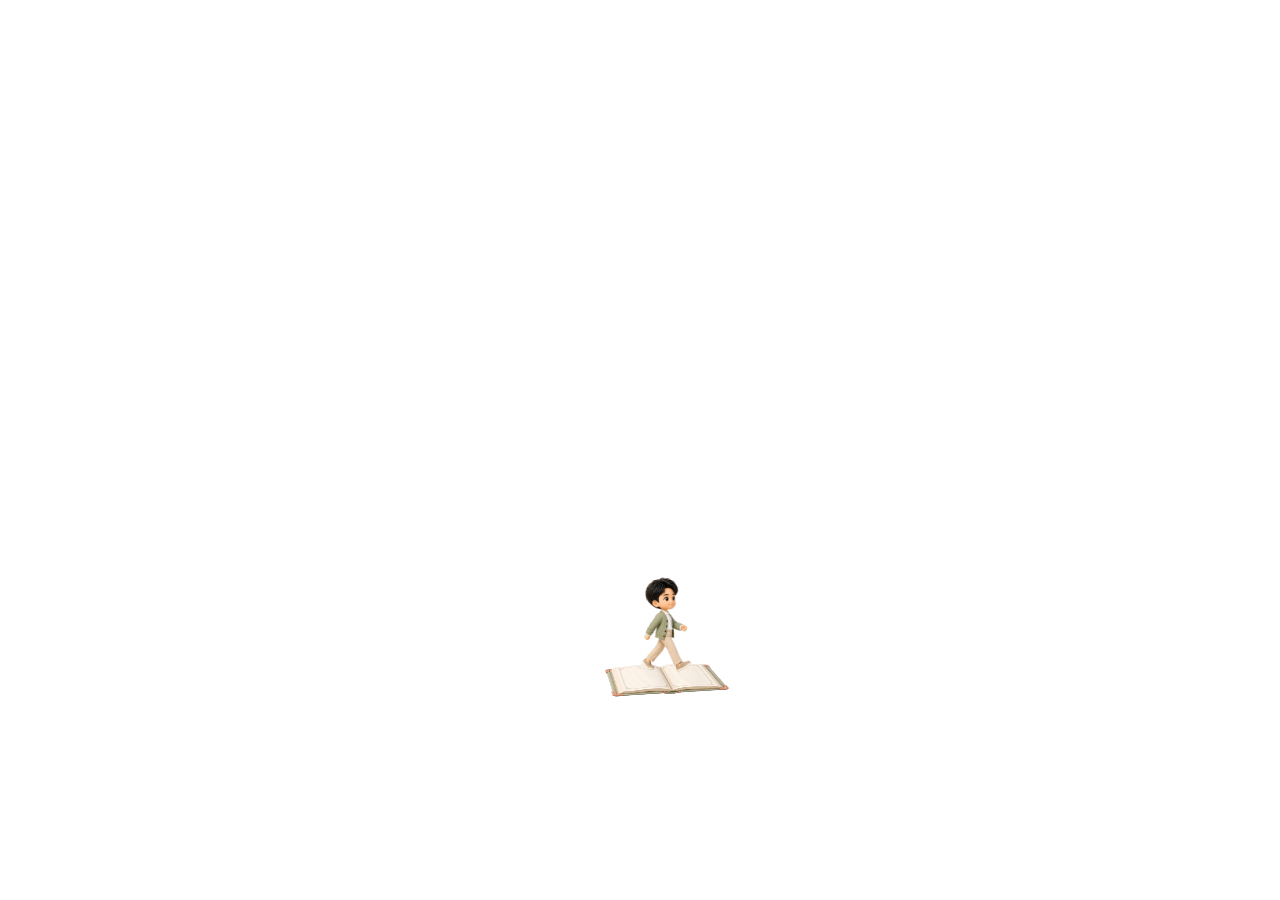
<file: pet/pet.html>
<!DOCTYPE html>
<html lang="zh-CN">
<head>
<meta charset="UTF-8">
<meta name="viewport" content="width=device-width, initial-scale=1.0">
<title>Techdou Pets</title>
<style>
* { margin: 0; padding: 0; box-sizing: border-box; }
html, body { width: 100%; height: 100%; overflow: hidden; background: transparent; }
#pet-canvas { position: fixed; top: 0; left: 0; width: 100%; height: 100%; pointer-events: auto; touch-action: none; cursor: grab; }
#pet-canvas:active { cursor: grabbing; }
</style>
</head>
<body>
<canvas id="pet-canvas"></canvas>
<script src="./pet.js?v=11"></script>
</body>
</html>
</file>
<file: css/common.css>
/* ============================================================
   common.css — Techdou Profile 共享样式
   design tokens / reset / 字体加载，由 index.html 与 resume.html 共用
   ============================================================ */

/* === DESIGN TOKENS (Vintage Editorial) === */
:root {
    --bg-cream: #f5f3ee;
    --bg-card: #ffffff;
    --text-primary: #1a1a1a;
    --text-secondary: #555;
    --text-muted: #8a8a8a;
    --accent-warm: #e8d4c0;
    --accent-terracotta: #c0785a;
    /* 小豆服饰提取配色（assets/model/小豆.glb 角色形象） */
    --bean-sage: #99906f;        /* 开衫·抹茶橄榄 */
    --bean-sage-deep: #7a7a58;   /* 开衫加深（文字可用） */
    --bean-wheat: #dfc3a7;       /* 裤子·小麦米 */
    --bean-shirt: #f6f0eb;       /* 衬衫·暖白 */
    --bean-ink: #211a16;         /* 头发·墨褐 */
    --border-color: rgba(0,0,0,0.08);
    --border-strong: rgba(0,0,0,0.16);
    --shadow-sm: 0 1px 3px rgba(0,0,0,0.04);
    --shadow-md: 0 4px 16px rgba(0,0,0,0.06);
    --shadow-lg: 0 8px 32px rgba(0,0,0,0.08);
    --radius: 12px;
    --font-display: 'Fraunces', 'Noto Serif SC', serif;
    --font-body: 'Work Sans', 'Noto Sans SC', sans-serif;
    --font-cn-display: 'Noto Serif SC', serif;
    --font-cn-body: 'Noto Sans SC', sans-serif;
    --ease: cubic-bezier(0.16, 1, 0.3, 1);
}

/* === RESET === */
*, *::before, *::after { box-sizing: border-box; margin: 0; padding: 0; }

html { scroll-behavior: smooth; }

body {
    font-family: var(--font-cn-body);
    background: var(--bg-cream);
    color: var(--text-primary);
    line-height: 1.7;
    -webkit-font-smoothing: antialiased;
    overflow-x: hidden;
}
</file>
